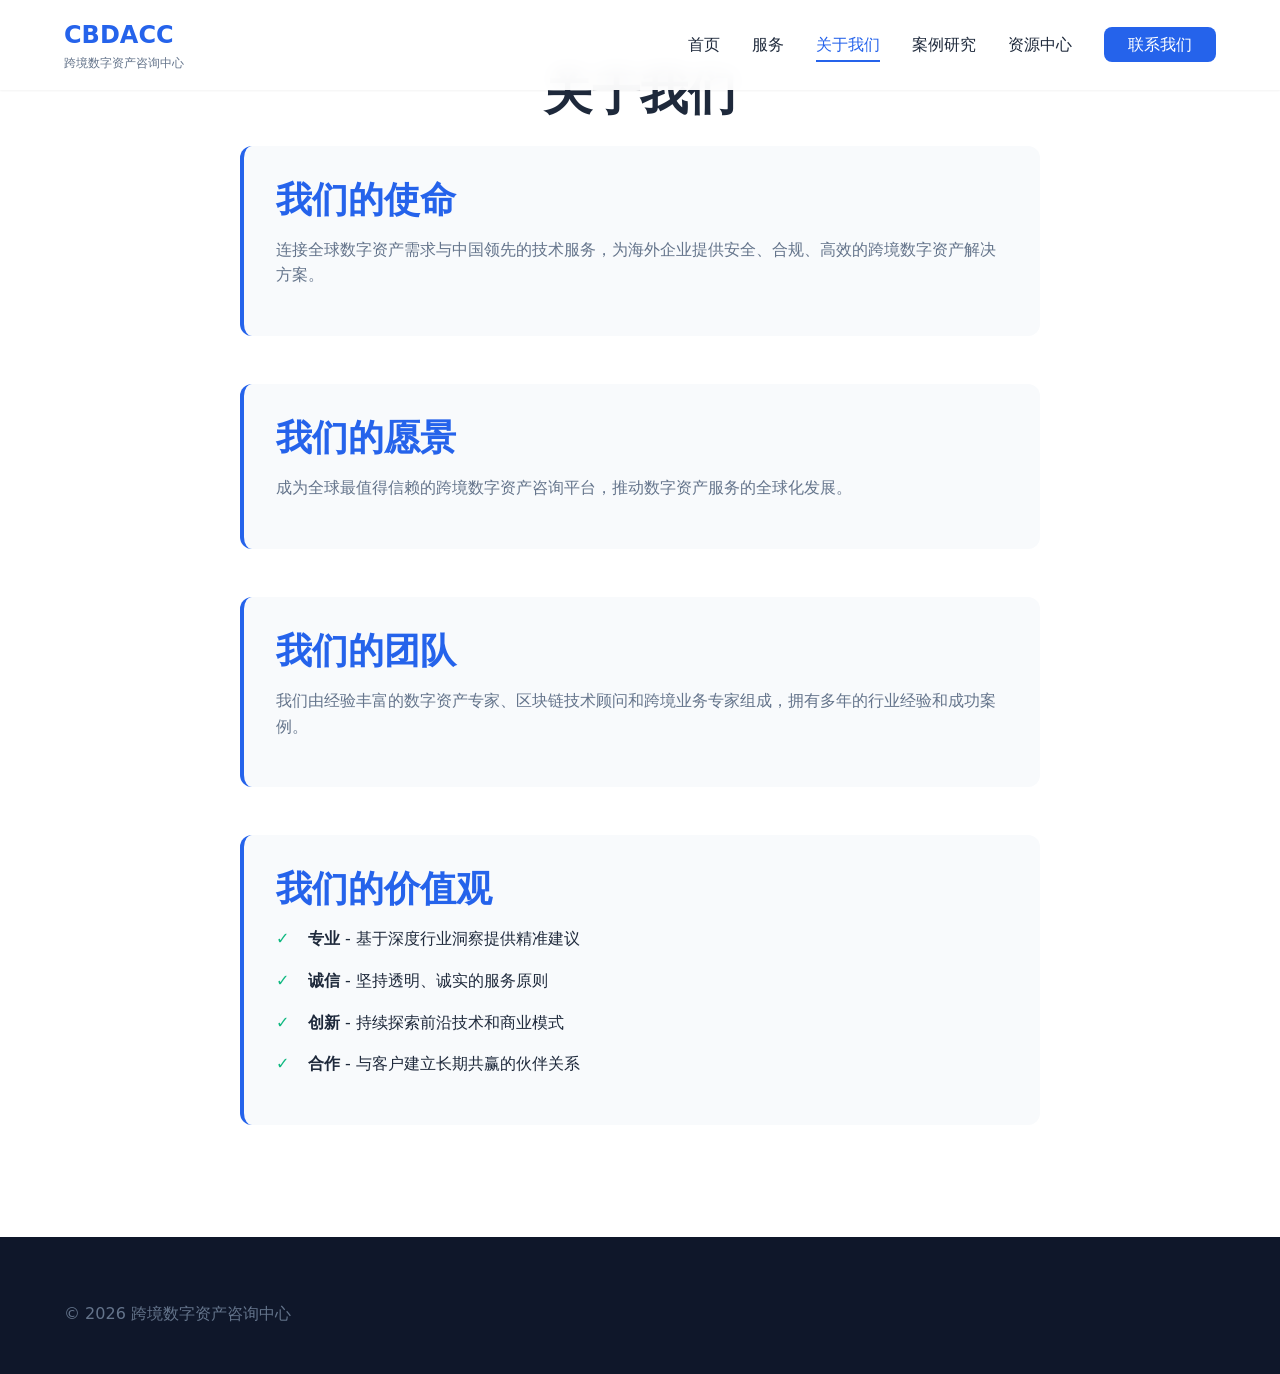
<file: about.html>
<!DOCTYPE html>
<html lang="zh-CN">
<head>
    <meta charset="UTF-8">
    <meta name="viewport" content="width=device-width, initial-scale=1.0">
    <title>关于我们 - 跨境数字资产咨询中心</title>
    <meta name="description" content="了解跨境数字资产咨询中心的使命、愿景和团队。">
    <link rel="stylesheet" href="css/style.css">
    <link rel="stylesheet" href="css/responsive.css">
    <link rel="stylesheet" href="https://cdnjs.cloudflare.com/ajax/libs/font-awesome/6.4.0/css/all.min.css">
</head>
<body>
    <nav class="navbar">
        <div class="container">
            <a href="index.html" class="logo">
                <span class="logo-text">CBDACC</span>
                <span class="logo-subtitle">跨境数字资产咨询中心</span>
            </a>
            <ul class="nav-menu">
                <li><a href="index.html">首页</a></li>
                <li><a href="services.html">服务</a></li>
                <li><a href="about.html" class="active">关于我们</a></li>
                <li><a href="cases.html">案例研究</a></li>
                <li><a href="resources.html">资源中心</a></li>
                <li><a href="contact.html" class="btn-contact">联系我们</a></li>
            </ul>
        </div>
    </nav>

    <section class="page-content">
        <div class="container">
            <h1>关于我们</h1>
            <div class="about-content">
                <div class="about-section">
                    <h2>我们的使命</h2>
                    <p>连接全球数字资产需求与中国领先的技术服务，为海外企业提供安全、合规、高效的跨境数字资产解决方案。</p>
                </div>
                
                <div class="about-section">
                    <h2>我们的愿景</h2>
                    <p>成为全球最值得信赖的跨境数字资产咨询平台，推动数字资产服务的全球化发展。</p>
                </div>
                
                <div class="about-section">
                    <h2>我们的团队</h2>
                    <p>我们由经验丰富的数字资产专家、区块链技术顾问和跨境业务专家组成，拥有多年的行业经验和成功案例。</p>
                </div>
                
                <div class="about-section">
                    <h2>我们的价值观</h2>
                    <ul class="values-list">
                        <li><strong>专业</strong> - 基于深度行业洞察提供精准建议</li>
                        <li><strong>诚信</strong> - 坚持透明、诚实的服务原则</li>
                        <li><strong>创新</strong> - 持续探索前沿技术和商业模式</li>
                        <li><strong>合作</strong> - 与客户建立长期共赢的伙伴关系</li>
                    </ul>
                </div>
            </div>
        </div>
    </section>

    <footer class="footer">
        <div class="container">
            <p>&copy; 2026 跨境数字资产咨询中心</p>
        </div>
    </footer>
</body>
</html>
</file>
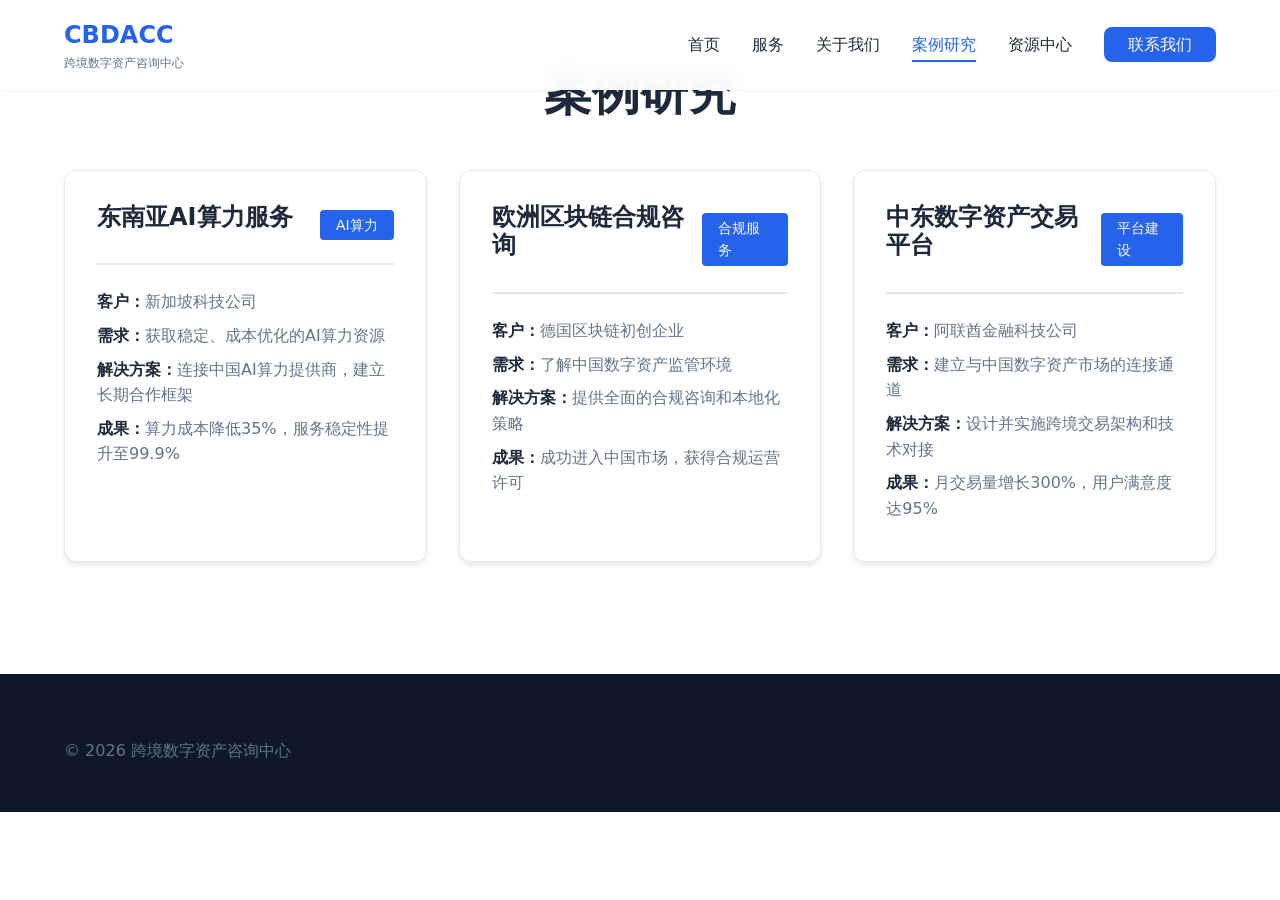
<file: cases.html>
<!DOCTYPE html>
<html lang="zh-CN">
<head>
    <meta charset="UTF-8">
    <meta name="viewport" content="width=device-width, initial-scale=1.0">
    <title>案例研究 - 跨境数字资产咨询中心</title>
    <meta name="description" content="查看我们的成功案例和客户成果。">
    <link rel="stylesheet" href="css/style.css">
    <link rel="stylesheet" href="css/responsive.css">
    <link rel="stylesheet" href="https://cdnjs.cloudflare.com/ajax/libs/font-awesome/6.4.0/css/all.min.css">
</head>
<body>
    <nav class="navbar">
        <div class="container">
            <a href="index.html" class="logo">
                <span class="logo-text">CBDACC</span>
                <span class="logo-subtitle">跨境数字资产咨询中心</span>
            </a>
            <ul class="nav-menu">
                <li><a href="index.html">首页</a></li>
                <li><a href="services.html">服务</a></li>
                <li><a href="about.html">关于我们</a></li>
                <li><a href="cases.html" class="active">案例研究</a></li>
                <li><a href="resources.html">资源中心</a></li>
                <li><a href="contact.html" class="btn-contact">联系我们</a></li>
            </ul>
        </div>
    </nav>

    <section class="page-content">
        <div class="container">
            <h1>案例研究</h1>
            <div class="cases-grid">
                <div class="case-card">
                    <div class="case-header">
                        <h3>东南亚AI算力服务</h3>
                        <span class="case-tag">AI算力</span>
                    </div>
                    <div class="case-content">
                        <p><strong>客户：</strong>新加坡科技公司</p>
                        <p><strong>需求：</strong>获取稳定、成本优化的AI算力资源</p>
                        <p><strong>解决方案：</strong>连接中国AI算力提供商，建立长期合作框架</p>
                        <p><strong>成果：</strong>算力成本降低35%，服务稳定性提升至99.9%</p>
                    </div>
                </div>
                
                <div class="case-card">
                    <div class="case-header">
                        <h3>欧洲区块链合规咨询</h3>
                        <span class="case-tag">合规服务</span>
                    </div>
                    <div class="case-content">
                        <p><strong>客户：</strong>德国区块链初创企业</p>
                        <p><strong>需求：</strong>了解中国数字资产监管环境</p>
                        <p><strong>解决方案：</strong>提供全面的合规咨询和本地化策略</p>
                        <p><strong>成果：</strong>成功进入中国市场，获得合规运营许可</p>
                    </div>
                </div>
                
                <div class="case-card">
                    <div class="case-header">
                        <h3>中东数字资产交易平台</h3>
                        <span class="case-tag">平台建设</span>
                    </div>
                    <div class="case-content">
                        <p><strong>客户：</strong>阿联酋金融科技公司</p>
                        <p><strong>需求：</strong>建立与中国数字资产市场的连接通道</p>
                        <p><strong>解决方案：</strong>设计并实施跨境交易架构和技术对接</p>
                        <p><strong>成果：</strong>月交易量增长300%，用户满意度达95%</p>
                    </div>
                </div>
            </div>
        </div>
    </section>

    <footer class="footer">
        <div class="container">
            <p>&copy; 2026 跨境数字资产咨询中心</p>
        </div>
    </footer>
</body>
</html>
</file>
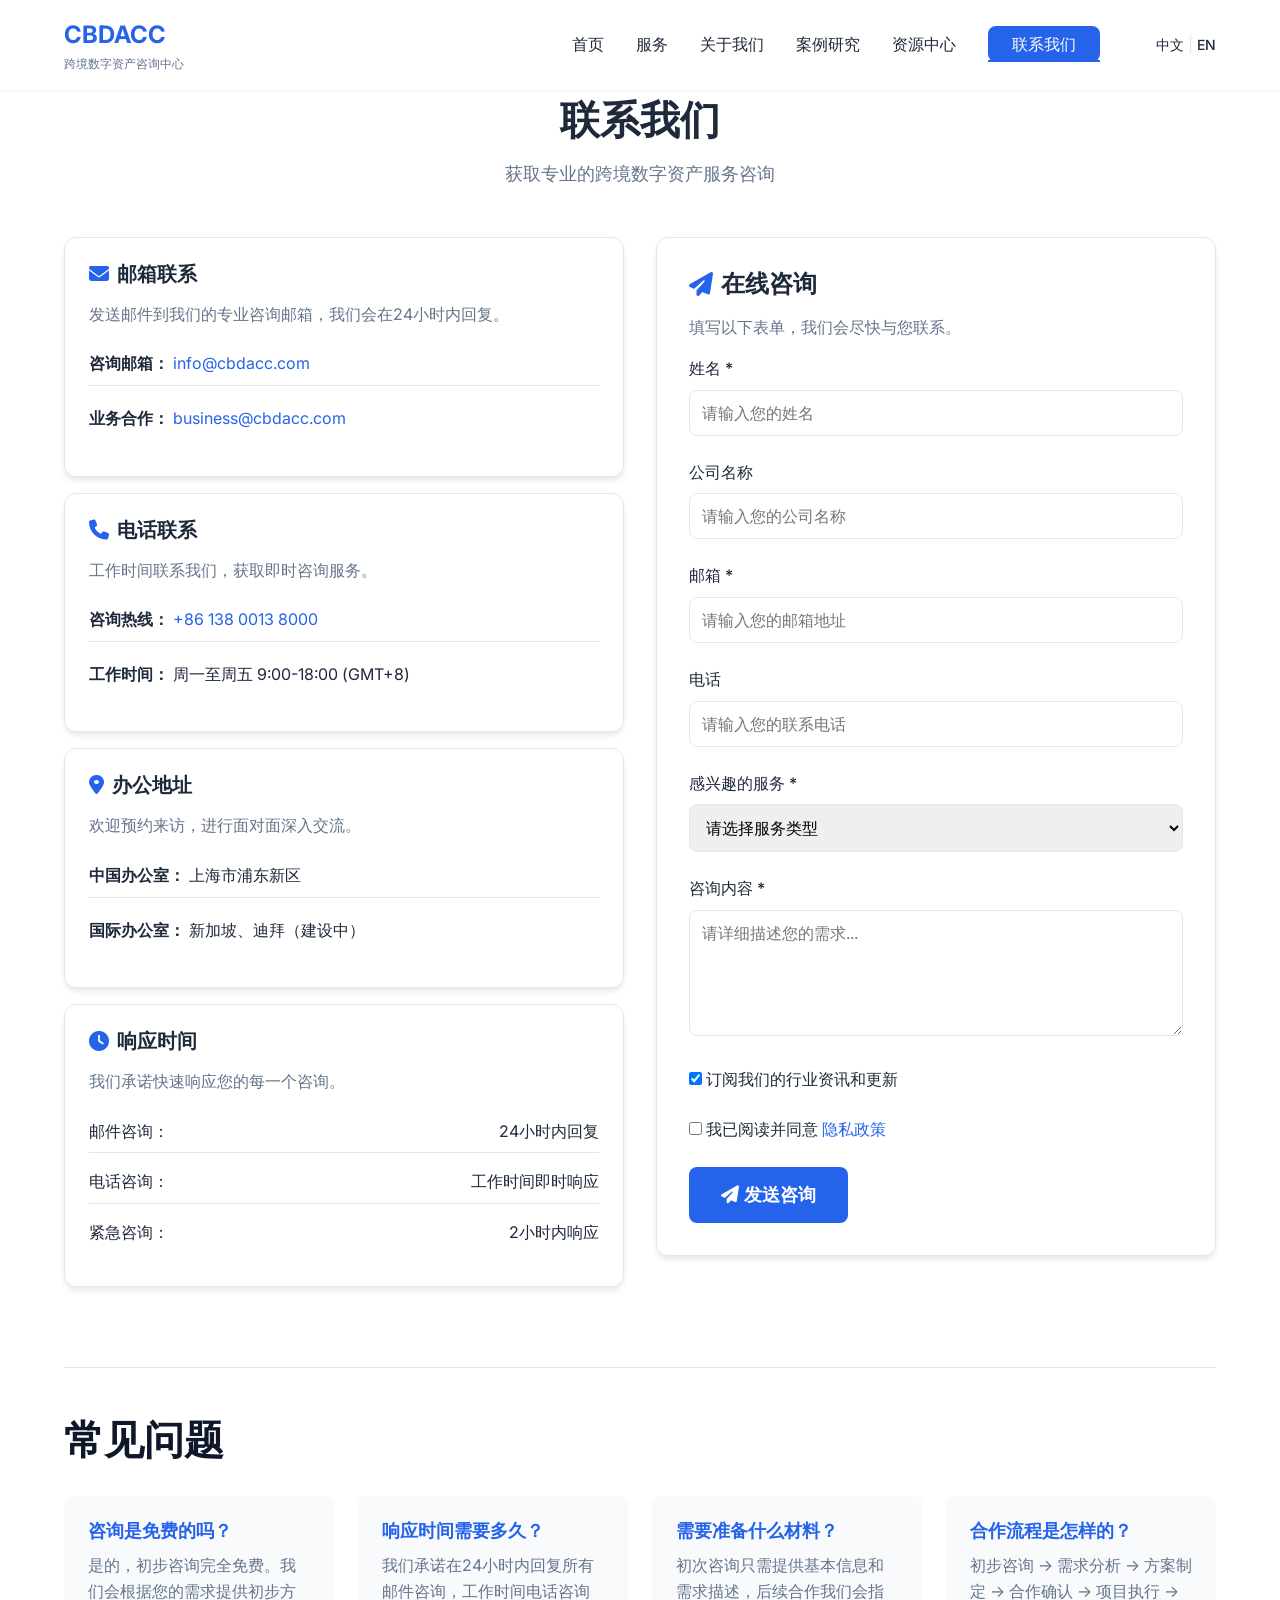
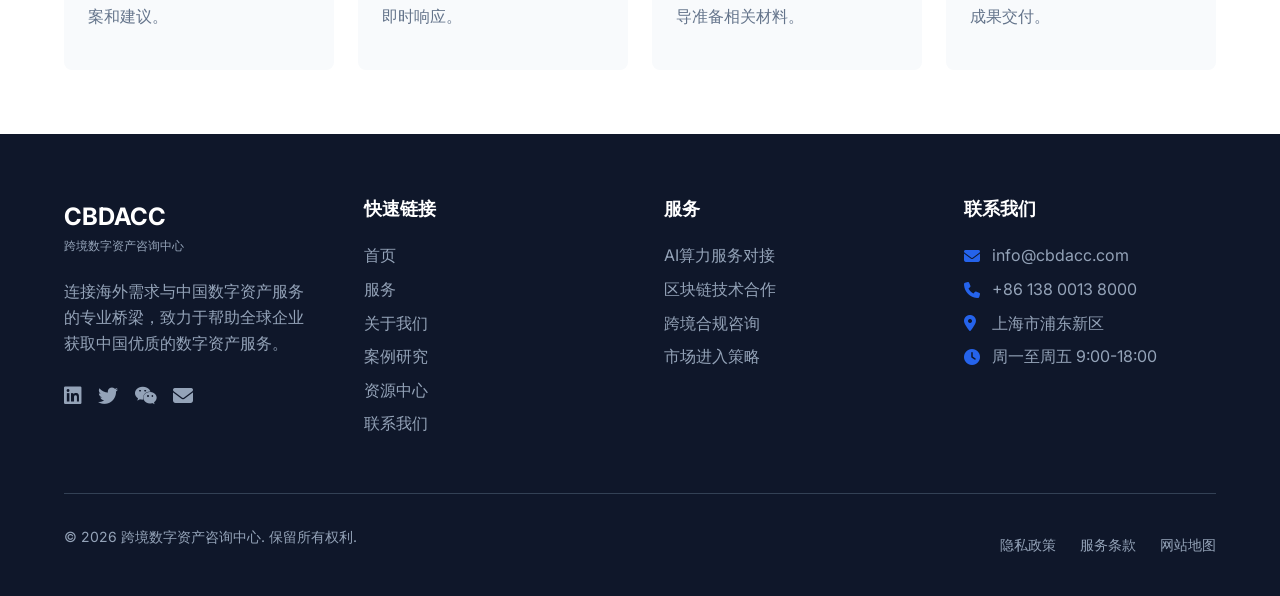
<file: contact.html>
<!DOCTYPE html>
<html lang="zh-CN">
<head>
    <meta charset="UTF-8">
    <meta name="viewport" content="width=device-width, initial-scale=1.0">
    <title>联系我们 - 跨境数字资产咨询中心</title>
    <meta name="description" content="联系我们获取跨境数字资产服务咨询，专业团队为您提供解决方案。">
    
    <!-- 共用样式和脚本 -->
    <link rel="stylesheet" href="css/style.css">
    <link rel="stylesheet" href="css/responsive.css">
    <link rel="stylesheet" href="https://cdnjs.cloudflare.com/ajax/libs/font-awesome/6.4.0/css/all.min.css">
    <link href="https://fonts.googleapis.com/css2?family=Inter:wght@300;400;500;600;700&family=Roboto:wght@300;400;500&display=swap" rel="stylesheet">
</head>
<body>
    <!-- 导航栏 -->
    <nav class="navbar">
        <div class="container">
            <a href="index.html" class="logo">
                <span class="logo-text">CBDACC</span>
                <span class="logo-subtitle">跨境数字资产咨询中心</span>
            </a>
            
            <button class="menu-toggle" aria-label="Toggle menu">
                <span class="hamburger"></span>
            </button>
            
            <ul class="nav-menu">
                <li><a href="index.html">首页</a></li>
                <li><a href="services.html">服务</a></li>
                <li><a href="about.html">关于我们</a></li>
                <li><a href="cases.html">案例研究</a></li>
                <li><a href="resources.html">资源中心</a></li>
                <li><a href="contact.html" class="btn-contact active">联系我们</a></li>
                <li class="language-switcher">
                    <a href="#" class="lang-btn active">中文</a>
                    <span class="separator">|</span>
                    <a href="en/index.html" class="lang-btn">EN</a>
                </li>
            </ul>
        </div>
    </nav>

    <!-- 联系页面内容 -->
    <section class="contact-page">
        <div class="container">
            <div class="page-header">
                <h1 class="page-title">联系我们</h1>
                <p class="page-subtitle">获取专业的跨境数字资产服务咨询</p>
            </div>

            <div class="contact-grid">
                <!-- 联系信息 -->
                <div class="contact-info">
                    <div class="info-card">
                        <h2><i class="fas fa-envelope"></i> 邮箱联系</h2>
                        <p>发送邮件到我们的专业咨询邮箱，我们会在24小时内回复。</p>
                        <div class="contact-detail">
                            <strong>咨询邮箱：</strong>
                            <a href="mailto:info@cbdacc.com">info@cbdacc.com</a>
                        </div>
                        <div class="contact-detail">
                            <strong>业务合作：</strong>
                            <a href="mailto:business@cbdacc.com">business@cbdacc.com</a>
                        </div>
                    </div>

                    <div class="info-card">
                        <h2><i class="fas fa-phone"></i> 电话联系</h2>
                        <p>工作时间联系我们，获取即时咨询服务。</p>
                        <div class="contact-detail">
                            <strong>咨询热线：</strong>
                            <a href="tel:+8613800138000">+86 138 0013 8000</a>
                        </div>
                        <div class="contact-detail">
                            <strong>工作时间：</strong>
                            <span>周一至周五 9:00-18:00 (GMT+8)</span>
                        </div>
                    </div>

                    <div class="info-card">
                        <h2><i class="fas fa-map-marker-alt"></i> 办公地址</h2>
                        <p>欢迎预约来访，进行面对面深入交流。</p>
                        <div class="contact-detail">
                            <strong>中国办公室：</strong>
                            <span>上海市浦东新区</span>
                        </div>
                        <div class="contact-detail">
                            <strong>国际办公室：</strong>
                            <span>新加坡、迪拜（建设中）</span>
                        </div>
                    </div>

                    <div class="info-card">
                        <h2><i class="fas fa-clock"></i> 响应时间</h2>
                        <p>我们承诺快速响应您的每一个咨询。</p>
                        <div class="response-times">
                            <div class="time-item">
                                <span class="time-label">邮件咨询：</span>
                                <span class="time-value">24小时内回复</span>
                            </div>
                            <div class="time-item">
                                <span class="time-label">电话咨询：</span>
                                <span class="time-value">工作时间即时响应</span>
                            </div>
                            <div class="time-item">
                                <span class="time-label">紧急咨询：</span>
                                <span class="time-value">2小时内响应</span>
                            </div>
                        </div>
                    </div>
                </div>

                <!-- 联系表单 -->
                <div class="contact-form-container">
                    <div class="form-card">
                        <h2><i class="fas fa-paper-plane"></i> 在线咨询</h2>
                        <p>填写以下表单，我们会尽快与您联系。</p>
                        
                        <form id="contactForm" class="contact-form">
                            <div class="form-group">
                                <label for="name">姓名 *</label>
                                <input type="text" id="name" name="name" required placeholder="请输入您的姓名">
                            </div>
                            
                            <div class="form-group">
                                <label for="company">公司名称</label>
                                <input type="text" id="company" name="company" placeholder="请输入您的公司名称">
                            </div>
                            
                            <div class="form-group">
                                <label for="email">邮箱 *</label>
                                <input type="email" id="email" name="email" required placeholder="请输入您的邮箱地址">
                            </div>
                            
                            <div class="form-group">
                                <label for="phone">电话</label>
                                <input type="tel" id="phone" name="phone" placeholder="请输入您的联系电话">
                            </div>
                            
                            <div class="form-group">
                                <label for="service">感兴趣的服务 *</label>
                                <select id="service" name="service" required>
                                    <option value="">请选择服务类型</option>
                                    <option value="ai-computing">AI算力服务对接</option>
                                    <option value="blockchain">区块链技术合作</option>
                                    <option value="compliance">跨境合规咨询</option>
                                    <option value="market-entry">市场进入策略</option>
                                    <option value="other">其他服务</option>
                                </select>
                            </div>
                            
                            <div class="form-group">
                                <label for="message">咨询内容 *</label>
                                <textarea id="message" name="message" rows="5" required placeholder="请详细描述您的需求..."></textarea>
                            </div>
                            
                            <div class="form-group">
                                <label class="checkbox-label">
                                    <input type="checkbox" name="newsletter" checked>
                                    <span>订阅我们的行业资讯和更新</span>
                                </label>
                            </div>
                            
                            <div class="form-group">
                                <label class="checkbox-label">
                                    <input type="checkbox" name="privacy" required>
                                    <span>我已阅读并同意 <a href="privacy.html">隐私政策</a></span>
                                </label>
                            </div>
                            
                            <button type="submit" class="btn btn-primary btn-large">
                                <i class="fas fa-paper-plane"></i> 发送咨询
                            </button>
                        </form>
                    </div>
                </div>
            </div>

            <!-- 常见问题 -->
            <div class="faq-section">
                <h2 class="section-title">常见问题</h2>
                
                <div class="faq-grid">
                    <div class="faq-item">
                        <h3 class="faq-question">咨询是免费的吗？</h3>
                        <p class="faq-answer">是的，初步咨询完全免费。我们会根据您的需求提供初步方案和建议。</p>
                    </div>
                    
                    <div class="faq-item">
                        <h3 class="faq-question">响应时间需要多久？</h3>
                        <p class="faq-answer">我们承诺在24小时内回复所有邮件咨询，工作时间电话咨询即时响应。</p>
                    </div>
                    
                    <div class="faq-item">
                        <h3 class="faq-question">需要准备什么材料？</h3>
                        <p class="faq-answer">初次咨询只需提供基本信息和需求描述，后续合作我们会指导准备相关材料。</p>
                    </div>
                    
                    <div class="faq-item">
                        <h3 class="faq-question">合作流程是怎样的？</h3>
                        <p class="faq-answer">初步咨询 → 需求分析 → 方案制定 → 合作确认 → 项目执行 → 成果交付。</p>
                    </div>
                </div>
            </div>
        </div>
    </section>

    <!-- 页脚 -->
    <footer class="footer">
        <div class="container">
            <div class="footer-grid">
                <div class="footer-col">
                    <a href="index.html" class="footer-logo">
                        <span class="logo-text">CBDACC</span>
                        <span class="logo-subtitle">跨境数字资产咨询中心</span>
                    </a>
                    <p class="footer-description">连接海外需求与中国数字资产服务的专业桥梁，致力于帮助全球企业获取中国优质的数字资产服务。</p>
                    <div class="social-links">
                        <a href="#" aria-label="LinkedIn"><i class="fab fa-linkedin"></i></a>
                        <a href="#" aria-label="Twitter"><i class="fab fa-twitter"></i></a>
                        <a href="#" aria-label="WeChat"><i class="fab fa-weixin"></i></a>
                        <a href="#" aria-label="Email"><i class="fas fa-envelope"></i></a>
                    </div>
                </div>
                
                <div class="footer-col">
                    <h3 class="footer-title">快速链接</h3>
                    <ul class="footer-links">
                        <li><a href="index.html">首页</a></li>
                        <li><a href="services.html">服务</a></li>
                        <li><a href="about.html">关于我们</a></li>
                        <li><a href="cases.html">案例研究</a></li>
                        <li><a href="resources.html">资源中心</a></li>
                        <li><a href="contact.html">联系我们</a></li>
                    </ul>
                </div>
                
                <div class="footer-col">
                    <h3 class="footer-title">服务</h3>
                    <ul class="footer-links">
                        <li><a href="services.html#ai-computing">AI算力服务对接</a></li>
                        <li><a href="services.html#blockchain">区块链技术合作</a></li>
                        <li><a href="services.html#compliance">跨境合规咨询</a></li>
                        <li><a href="services.html#market-entry">市场进入策略</a></li>
                    </ul>
                </div>
                
                <div class="footer-col">
                    <h3 class="footer-title">联系我们</h3>
                    <ul class="footer-contact">
                        <li><i class="fas fa-envelope"></i> info@cbdacc.com</li>
                        <li><i class="fas fa-phone"></i> +86 138 0013 8000</li>
                        <li><i class="fas fa-map-marker-alt"></i> 上海市浦东新区</li>
                        <li><i class="fas fa-clock"></i> 周一至周五 9:00-18:00</li>
                    </ul>
                </div>
            </div>
            
            <div class="footer-bottom">
                <p class="copyright">&copy; 2026 跨境数字资产咨询中心. 保留所有权利.</p>
                <div class="footer-bottom-links">
                    <a href="privacy.html">隐私政策</a>
                    <a href="terms.html">服务条款</a>
                    <a href="sitemap.html">网站地图</a>
                </div>
            </div>
        </div>
    </footer>

    <!-- JavaScript -->
    <script src="js/main.js"></script>
    
    <!-- 联系页面特定样式 -->
    <style>
        .contact-page {
            padding: 6rem 0 4rem;
        }
        
        .page-header {
            text-align: center;
            margin-bottom: 3rem;
        }
        
        .page-title {
            font-size: 2.5rem;
            margin-bottom: 1rem;
        }
        
        .page-subtitle {
            font-size: 1.125rem;
            color: var(--text-light);
        }
        
        .contact-grid {
            display: grid;
            grid-template-columns: 1fr 1fr;
            gap: 2rem;
            margin-bottom: 4rem;
        }
        
        .info-card {
            background: white;
            border-radius: var(--radius-lg);
            padding: 1.5rem;
            margin-bottom: 1rem;
            box-shadow: var(--shadow-md);
            border: 1px solid var(--border-color);
        }
        
        .info-card h2 {
            font-size: 1.25rem;
            margin-bottom: 1rem;
            display: flex;
            align-items: center;
            gap: 0.5rem;
        }
        
        .info-card h2 i {
            color: var(--primary-color);
        }
        
        .contact-detail {
            margin: 0.75rem 0;
            padding: 0.5rem 0;
            border-bottom: 1px solid var(--border-color);
        }
        
        .contact-detail:last-child {
            border-bottom: none;
        }
        
        .response-times {
            margin-top: 1rem;
        }
        
        .time-item {
            display: flex;
            justify-content: space-between;
            margin: 0.5rem 0;
            padding: 0.5rem 0;
            border-bottom: 1px solid var(--border-color);
        }
        
        .time-item:last-child {
            border-bottom: none;
        }
        
        .form-card {
            background: white;
            border-radius: var(--radius-lg);
            padding: 2rem;
            box-shadow: var(--shadow-md);
            border: 1px solid var(--border-color);
        }
        
        .form-card h2 {
            font-size: 1.5rem;
            margin-bottom: 1rem;
            display: flex;
            align-items: center;
            gap: 0.5rem;
        }
        
        .form-card h2 i {
            color: var(--primary-color);
        }
        
        .form-group {
            margin-bottom: 1.5rem;
        }
        
        .form-group label {
            display: block;
            margin-bottom: 0.5rem;
            font-weight: 500;
        }
        
        .form-group input,
        .form-group select,
        .form-group textarea {
            width: 100%;
            padding: 0.75rem;
            border: 1px solid var(--border-color);
            border-radius: var(--radius-md);
            font-family: var(--font-primary);
            font-size: 1rem;
        }
        
        .form-group input:focus,
        .form-group select:focus,
        .form-group textarea:focus {
            outline: none;
            border-color: var(--primary-color);
            box-shadow: 0 0 0 3px rgba(37, 99, 235, 0.1);
        }
        
        .checkbox-label {
            display: flex;
            align-items: center;
            gap: 0.5rem;
            font-weight: normal;
            cursor: pointer;
        }
        
        .checkbox-label input[type="checkbox"] {
            width: auto;
        }
        
        .faq-section {
            margin-top: 4rem;
            padding-top: 3rem;
            border-top: 1px solid var(--border-color);
        }
        
        .faq-grid {
            display: grid;
            grid-template-columns: repeat(auto-fit, minmax(250px, 1fr));
            gap: 1.5rem;
            margin-top: 2rem;
        }
        
        .faq-item {
            background: var(--bg-light);
            border-radius: var(--radius-md);
            padding: 1.5rem;
        }
        
        .faq-question {
            font-size: 1.125rem;
            margin-bottom: 0.75rem;
            color: var(--primary-color);
        }
        
        .faq-answer {
            color: var(--text-light);
            line-height: 1.6;
        }
        
        @media (max-width: 768px) {
            .contact-grid {
                grid-template-columns: 1fr;
            }
            
            .contact-page {
                padding: 5rem 0 3rem;
            }
            
            .page-title {
                font-size: 2rem;
            }
        }
    </style>
</body>
</html>
</file>
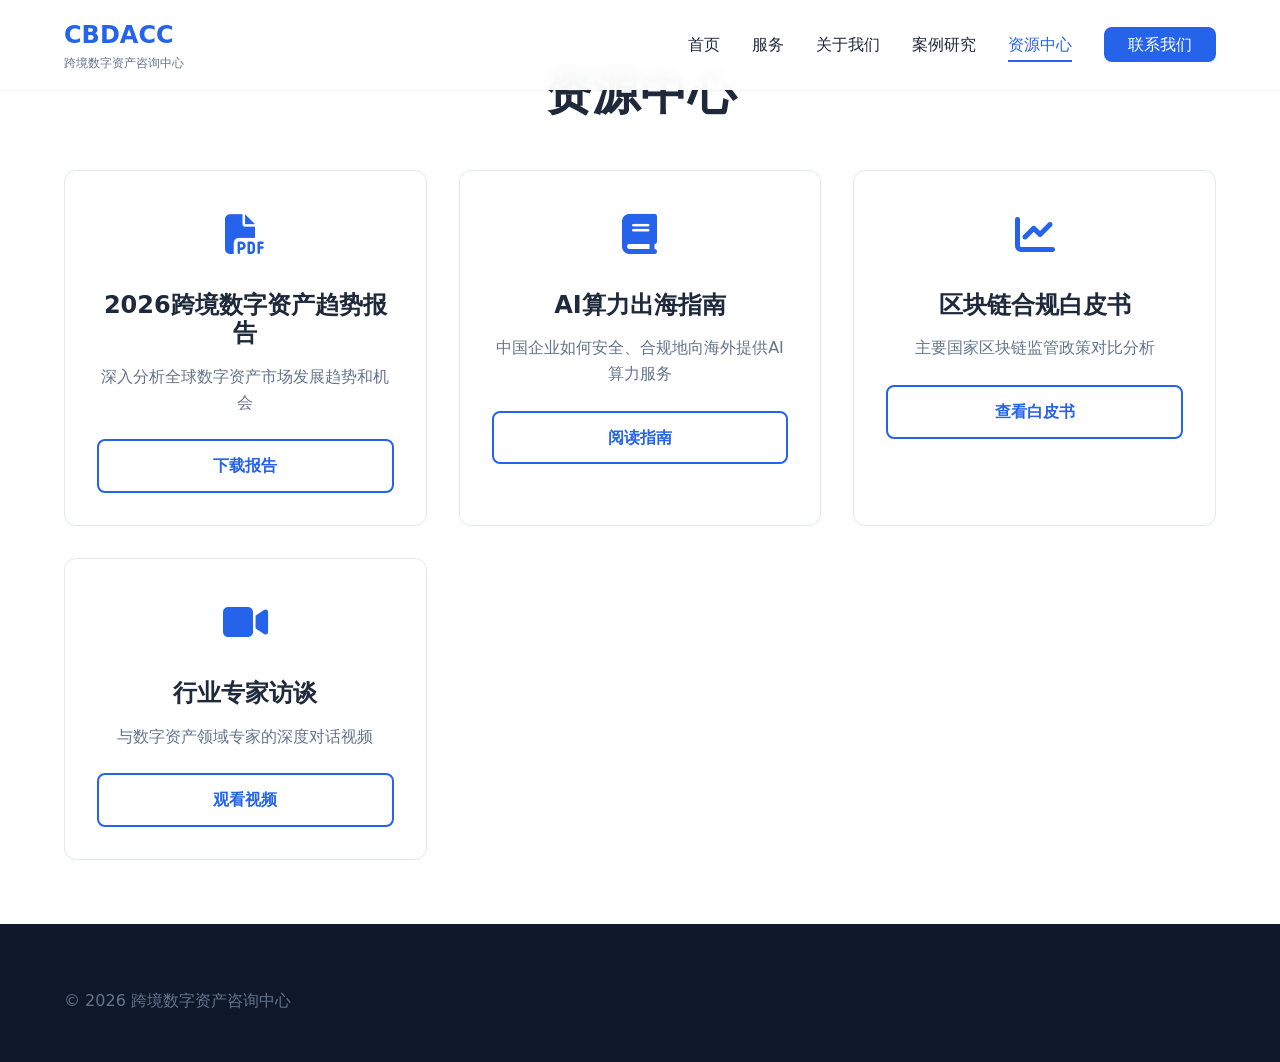
<file: resources.html>
<!DOCTYPE html>
<html lang="zh-CN">
<head>
    <meta charset="UTF-8">
    <meta name="viewport" content="width=device-width, initial-scale=1.0">
    <title>资源中心 - 跨境数字资产咨询中心</title>
    <meta name="description" content="行业报告、白皮书和资源下载。">
    <link rel="stylesheet" href="css/style.css">
    <link rel="stylesheet" href="css/responsive.css">
    <link rel="stylesheet" href="https://cdnjs.cloudflare.com/ajax/libs/font-awesome/6.4.0/css/all.min.css">
</head>
<body>
    <nav class="navbar">
        <div class="container">
            <a href="index.html" class="logo">
                <span class="logo-text">CBDACC</span>
                <span class="logo-subtitle">跨境数字资产咨询中心</span>
            </a>
            <ul class="nav-menu">
                <li><a href="index.html">首页</a></li>
                <li><a href="services.html">服务</a></li>
                <li><a href="about.html">关于我们</a></li>
                <li><a href="cases.html">案例研究</a></li>
                <li><a href="resources.html" class="active">资源中心</a></li>
                <li><a href="contact.html" class="btn-contact">联系我们</a></li>
            </ul>
        </div>
    </nav>

    <section class="page-content">
        <div class="container">
            <h1>资源中心</h1>
            <div class="resources-grid">
                <div class="resource-card">
                    <div class="resource-icon">
                        <i class="fas fa-file-pdf"></i>
                    </div>
                    <h3>2026跨境数字资产趋势报告</h3>
                    <p>深入分析全球数字资产市场发展趋势和机会</p>
                    <a href="#" class="btn btn-secondary">下载报告</a>
                </div>
                
                <div class="resource-card">
                    <div class="resource-icon">
                        <i class="fas fa-book"></i>
                    </div>
                    <h3>AI算力出海指南</h3>
                    <p>中国企业如何安全、合规地向海外提供AI算力服务</p>
                    <a href="#" class="btn btn-secondary">阅读指南</a>
                </div>
                
                <div class="resource-card">
                    <div class="resource-icon">
                        <i class="fas fa-chart-line"></i>
                    </div>
                    <h3>区块链合规白皮书</h3>
                    <p>主要国家区块链监管政策对比分析</p>
                    <a href="#" class="btn btn-secondary">查看白皮书</a>
                </div>
                
                <div class="resource-card">
                    <div class="resource-icon">
                        <i class="fas fa-video"></i>
                    </div>
                    <h3>行业专家访谈</h3>
                    <p>与数字资产领域专家的深度对话视频</p>
                    <a href="#" class="btn btn-secondary">观看视频</a>
                </div>
            </div>
        </div>
    </section>

    <footer class="footer">
        <div class="container">
            <p>&copy; 2026 跨境数字资产咨询中心</p>
        </div>
    </footer>
</body>
</html>
</file>
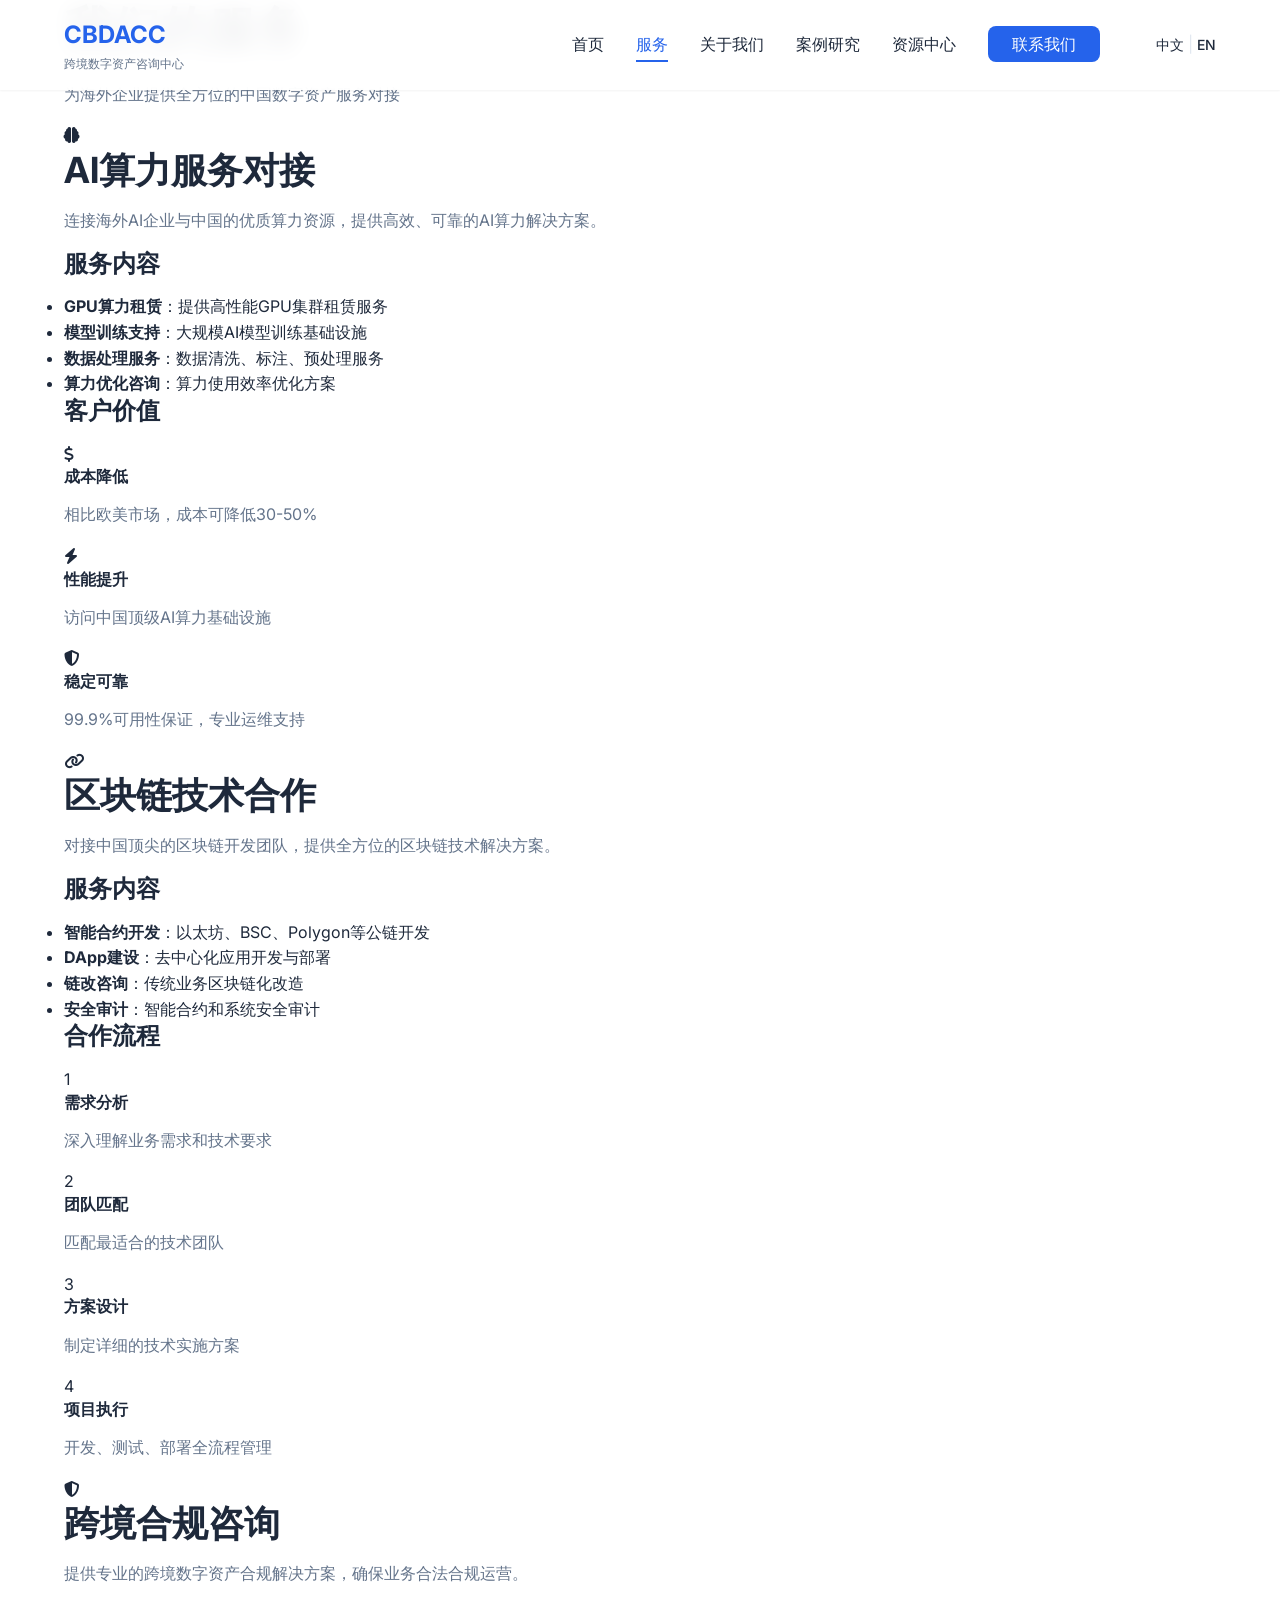
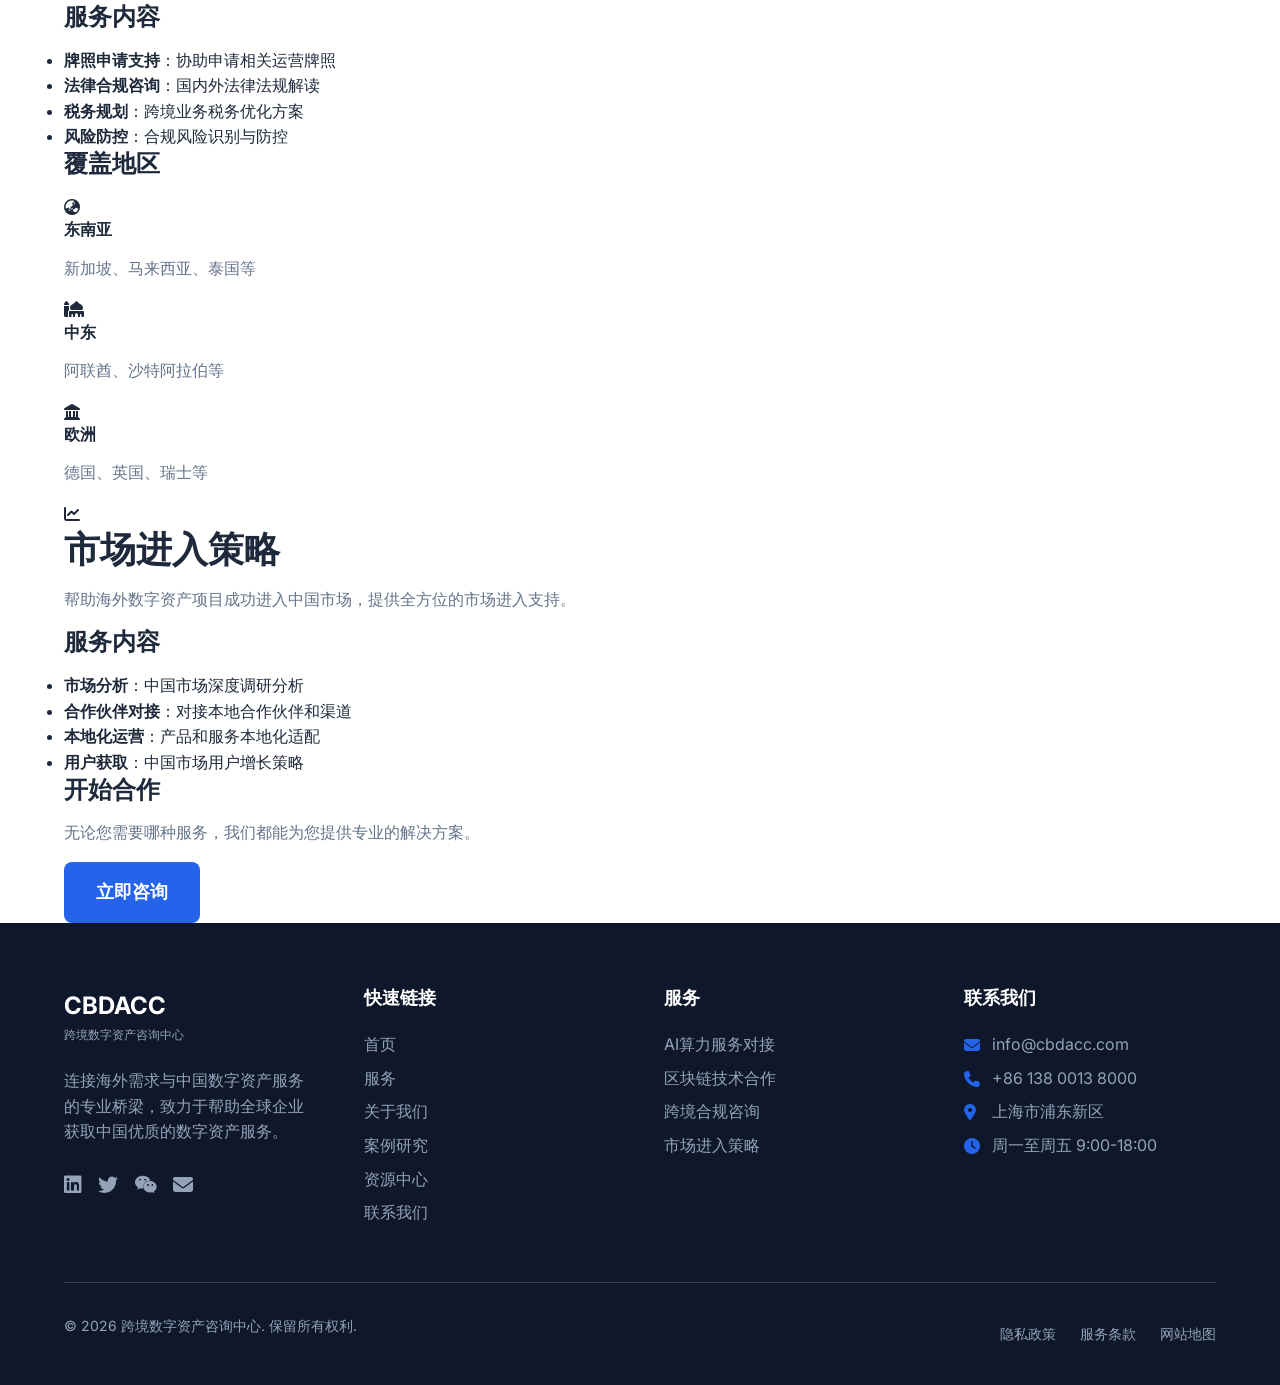
<file: services.html>
<!DOCTYPE html>
<html lang="zh-CN">
<head>
    <meta charset="UTF-8">
    <meta name="viewport" content="width=device-width, initial-scale=1.0">
    <title>服务 - 跨境数字资产咨询中心</title>
    <meta name="description" content="专业的跨境数字资产服务，包括AI算力对接、区块链技术合作、合规咨询和市场进入策略。">
    
    <!-- 共用样式和脚本 -->
    <link rel="stylesheet" href="css/style.css">
    <link rel="stylesheet" href="css/responsive.css">
    <link rel="stylesheet" href="https://cdnjs.cloudflare.com/ajax/libs/font-awesome/6.4.0/css/all.min.css">
    <link href="https://fonts.googleapis.com/css2?family=Inter:wght@300;400;500;600;700&family=Roboto:wght@300;400;500&display=swap" rel="stylesheet">
</head>
<body>
    <!-- 导航栏（与首页相同） -->
    <nav class="navbar">
        <div class="container">
            <a href="index.html" class="logo">
                <span class="logo-text">CBDACC</span>
                <span class="logo-subtitle">跨境数字资产咨询中心</span>
            </a>
            
            <button class="menu-toggle" aria-label="Toggle menu">
                <span class="hamburger"></span>
            </button>
            
            <ul class="nav-menu">
                <li><a href="index.html">首页</a></li>
                <li><a href="services.html" class="active">服务</a></li>
                <li><a href="about.html">关于我们</a></li>
                <li><a href="cases.html">案例研究</a></li>
                <li><a href="resources.html">资源中心</a></li>
                <li><a href="contact.html" class="btn-contact">联系我们</a></li>
                <li class="language-switcher">
                    <a href="#" class="lang-btn active">中文</a>
                    <span class="separator">|</span>
                    <a href="en/index.html" class="lang-btn">EN</a>
                </li>
            </ul>
        </div>
    </nav>

    <!-- 服务页面内容 -->
    <section class="services-page">
        <div class="container">
            <div class="page-header">
                <h1 class="page-title">我们的服务</h1>
                <p class="page-subtitle">为海外企业提供全方位的中国数字资产服务对接</p>
            </div>

            <!-- AI算力服务 -->
            <div class="service-detail" id="ai-computing">
                <div class="service-header">
                    <div class="service-icon-large">
                        <i class="fas fa-brain"></i>
                    </div>
                    <h2>AI算力服务对接</h2>
                </div>
                <div class="service-content">
                    <p>连接海外AI企业与中国的优质算力资源，提供高效、可靠的AI算力解决方案。</p>
                    
                    <div class="service-features">
                        <h3>服务内容</h3>
                        <ul>
                            <li><strong>GPU算力租赁</strong>：提供高性能GPU集群租赁服务</li>
                            <li><strong>模型训练支持</strong>：大规模AI模型训练基础设施</li>
                            <li><strong>数据处理服务</strong>：数据清洗、标注、预处理服务</li>
                            <li><strong>算力优化咨询</strong>：算力使用效率优化方案</li>
                        </ul>
                    </div>
                    
                    <div class="service-benefits">
                        <h3>客户价值</h3>
                        <div class="benefits-grid">
                            <div class="benefit-item">
                                <i class="fas fa-dollar-sign"></i>
                                <h4>成本降低</h4>
                                <p>相比欧美市场，成本可降低30-50%</p>
                            </div>
                            <div class="benefit-item">
                                <i class="fas fa-bolt"></i>
                                <h4>性能提升</h4>
                                <p>访问中国顶级AI算力基础设施</p>
                            </div>
                            <div class="benefit-item">
                                <i class="fas fa-shield-alt"></i>
                                <h4>稳定可靠</h4>
                                <p>99.9%可用性保证，专业运维支持</p>
                            </div>
                        </div>
                    </div>
                </div>
            </div>

            <!-- 区块链技术服务 -->
            <div class="service-detail" id="blockchain">
                <div class="service-header">
                    <div class="service-icon-large">
                        <i class="fas fa-link"></i>
                    </div>
                    <h2>区块链技术合作</h2>
                </div>
                <div class="service-content">
                    <p>对接中国顶尖的区块链开发团队，提供全方位的区块链技术解决方案。</p>
                    
                    <div class="service-features">
                        <h3>服务内容</h3>
                        <ul>
                            <li><strong>智能合约开发</strong>：以太坊、BSC、Polygon等公链开发</li>
                            <li><strong>DApp建设</strong>：去中心化应用开发与部署</li>
                            <li><strong>链改咨询</strong>：传统业务区块链化改造</li>
                            <li><strong>安全审计</strong>：智能合约和系统安全审计</li>
                        </ul>
                    </div>
                    
                    <div class="service-process">
                        <h3>合作流程</h3>
                        <div class="process-steps">
                            <div class="step">
                                <span class="step-number">1</span>
                                <h4>需求分析</h4>
                                <p>深入理解业务需求和技术要求</p>
                            </div>
                            <div class="step">
                                <span class="step-number">2</span>
                                <h4>团队匹配</h4>
                                <p>匹配最适合的技术团队</p>
                            </div>
                            <div class="step">
                                <span class="step-number">3</span>
                                <h4>方案设计</h4>
                                <p>制定详细的技术实施方案</p>
                            </div>
                            <div class="step">
                                <span class="step-number">4</span>
                                <h4>项目执行</h4>
                                <p>开发、测试、部署全流程管理</p>
                            </div>
                        </div>
                    </div>
                </div>
            </div>

            <!-- 合规咨询服务 -->
            <div class="service-detail" id="compliance">
                <div class="service-header">
                    <div class="service-icon-large">
                        <i class="fas fa-shield-alt"></i>
                    </div>
                    <h2>跨境合规咨询</h2>
                </div>
                <div class="service-content">
                    <p>提供专业的跨境数字资产合规解决方案，确保业务合法合规运营。</p>
                    
                    <div class="service-features">
                        <h3>服务内容</h3>
                        <ul>
                            <li><strong>牌照申请支持</strong>：协助申请相关运营牌照</li>
                            <li><strong>法律合规咨询</strong>：国内外法律法规解读</li>
                            <li><strong>税务规划</strong>：跨境业务税务优化方案</li>
                            <li><strong>风险防控</strong>：合规风险识别与防控</li>
                        </ul>
                    </div>
                    
                    <div class="compliance-areas">
                        <h3>覆盖地区</h3>
                        <div class="areas-grid">
                            <div class="area-item">
                                <i class="fas fa-globe-asia"></i>
                                <h4>东南亚</h4>
                                <p>新加坡、马来西亚、泰国等</p>
                            </div>
                            <div class="area-item">
                                <i class="fas fa-mosque"></i>
                                <h4>中东</h4>
                                <p>阿联酋、沙特阿拉伯等</p>
                            </div>
                            <div class="area-item">
                                <i class="fas fa-landmark"></i>
                                <h4>欧洲</h4>
                                <p>德国、英国、瑞士等</p>
                            </div>
                        </div>
                    </div>
                </div>
            </div>

            <!-- 市场进入策略 -->
            <div class="service-detail" id="market-entry">
                <div class="service-header">
                    <div class="service-icon-large">
                        <i class="fas fa-chart-line"></i>
                    </div>
                    <h2>市场进入策略</h2>
                </div>
                <div class="service-content">
                    <p>帮助海外数字资产项目成功进入中国市场，提供全方位的市场进入支持。</p>
                    
                    <div class="service-features">
                        <h3>服务内容</h3>
                        <ul>
                            <li><strong>市场分析</strong>：中国市场深度调研分析</li>
                            <li><strong>合作伙伴对接</strong>：对接本地合作伙伴和渠道</li>
                            <li><strong>本地化运营</strong>：产品和服务本地化适配</li>
                            <li><strong>用户获取</strong>：中国市场用户增长策略</li>
                        </ul>
                    </div>
                    
                    <div class="cta-box">
                        <h3>开始合作</h3>
                        <p>无论您需要哪种服务，我们都能为您提供专业的解决方案。</p>
                        <a href="contact.html" class="btn btn-primary btn-large">立即咨询</a>
                    </div>
                </div>
            </div>
        </div>
    </section>

    <!-- 页脚（与首页相同） -->
    <footer class="footer">
        <div class="container">
            <div class="footer-grid">
                <div class="footer-col">
                    <a href="index.html" class="footer-logo">
                        <span class="logo-text">CBDACC</span>
                        <span class="logo-subtitle">跨境数字资产咨询中心</span>
                    </a>
                    <p class="footer-description">连接海外需求与中国数字资产服务的专业桥梁，致力于帮助全球企业获取中国优质的数字资产服务。</p>
                    <div class="social-links">
                        <a href="#" aria-label="LinkedIn"><i class="fab fa-linkedin"></i></a>
                        <a href="#" aria-label="Twitter"><i class="fab fa-twitter"></i></a>
                        <a href="#" aria-label="WeChat"><i class="fab fa-weixin"></i></a>
                        <a href="#" aria-label="Email"><i class="fas fa-envelope"></i></a>
                    </div>
                </div>
                
                <div class="footer-col">
                    <h3 class="footer-title">快速链接</h3>
                    <ul class="footer-links">
                        <li><a href="index.html">首页</a></li>
                        <li><a href="services.html">服务</a></li>
                        <li><a href="about.html">关于我们</a></li>
                        <li><a href="cases.html">案例研究</a></li>
                        <li><a href="resources.html">资源中心</a></li>
                        <li><a href="contact.html">联系我们</a></li>
                    </ul>
                </div>
                
                <div class="footer-col">
                    <h3 class="footer-title">服务</h3>
                    <ul class="footer-links">
                        <li><a href="services.html#ai-computing">AI算力服务对接</a></li>
                        <li><a href="services.html#blockchain">区块链技术合作</a></li>
                        <li><a href="services.html#compliance">跨境合规咨询</a></li>
                        <li><a href="services.html#market-entry">市场进入策略</a></li>
                    </ul>
                </div>
                
                <div class="footer-col">
                    <h3 class="footer-title">联系我们</h3>
                    <ul class="footer-contact">
                        <li><i class="fas fa-envelope"></i> info@cbdacc.com</li>
                        <li><i class="fas fa-phone"></i> +86 138 0013 8000</li>
                        <li><i class="fas fa-map-marker-alt"></i> 上海市浦东新区</li>
                        <li><i class="fas fa-clock"></i> 周一至周五 9:00-18:00</li>
                    </ul>
                </div>
            </div>
            
            <div class="footer-bottom">
                <p class="copyright">&copy; 2026 跨境数字资产咨询中心. 保留所有权利.</p>
                <div class="footer-bottom-links">
                    <a href="privacy.html">隐私政策</a>
                    <a href="terms.html">服务条款</a>
                    <a href="sitemap.html">网站地图</a>
                </div>
            </div>
        </div>
    </footer>

    <!-- JavaScript -->
    <script src="js/main.js"></script>
</body>
</html>
</file>
<file: css/style.css>
/* 跨境数字资产咨询中心 - 主样式文件 */

/* 基础重置和变量 */
:root {
    /* 颜色变量 */
    --primary-color: #2563eb;
    --primary-dark: #1d4ed8;
    --secondary-color: #64748b;
    --accent-color: #3b82f6;
    --text-color: #1e293b;
    --text-light: #64748b;
    --bg-color: #ffffff;
    --bg-light: #f8fafc;
    --bg-dark: #0f172a;
    --border-color: #e2e8f0;
    --success-color: #10b981;
    --warning-color: #f59e0b;
    --error-color: #ef4444;
    
    /* 字体变量 */
    --font-primary: 'Inter', 'Segoe UI', system-ui, -apple-system, sans-serif;
    --font-secondary: 'Roboto', 'Helvetica Neue', Arial, sans-serif;
    
    /* 间距变量 */
    --spacing-xs: 0.25rem;
    --spacing-sm: 0.5rem;
    --spacing-md: 1rem;
    --spacing-lg: 1.5rem;
    --spacing-xl: 2rem;
    --spacing-2xl: 3rem;
    --spacing-3xl: 4rem;
    
    /* 圆角变量 */
    --radius-sm: 0.25rem;
    --radius-md: 0.5rem;
    --radius-lg: 0.75rem;
    --radius-xl: 1rem;
    
    /* 阴影变量 */
    --shadow-sm: 0 1px 2px 0 rgba(0, 0, 0, 0.05);
    --shadow-md: 0 4px 6px -1px rgba(0, 0, 0, 0.1);
    --shadow-lg: 0 10px 15px -3px rgba(0, 0, 0, 0.1);
    --shadow-xl: 0 20px 25px -5px rgba(0, 0, 0, 0.1);
}

/* 基础样式重置 */
* {
    margin: 0;
    padding: 0;
    box-sizing: border-box;
}

html {
    font-size: 16px;
    scroll-behavior: smooth;
}

body {
    font-family: var(--font-primary);
    color: var(--text-color);
    background-color: var(--bg-color);
    line-height: 1.6;
    overflow-x: hidden;
}

.container {
    width: 100%;
    max-width: 1200px;
    margin: 0 auto;
    padding: 0 var(--spacing-lg);
}

/* 排版 */
h1, h2, h3, h4, h5, h6 {
    font-weight: 700;
    line-height: 1.2;
    margin-bottom: var(--spacing-md);
}

h1 {
    font-size: 3rem;
    margin-bottom: var(--spacing-lg);
}

h2 {
    font-size: 2.25rem;
}

h3 {
    font-size: 1.5rem;
}

p {
    margin-bottom: var(--spacing-md);
    color: var(--text-light);
}

a {
    color: var(--primary-color);
    text-decoration: none;
    transition: color 0.2s ease;
}

a:hover {
    color: var(--primary-dark);
}

/* 按钮样式 */
.btn {
    display: inline-block;
    padding: 0.75rem 1.5rem;
    font-size: 1rem;
    font-weight: 600;
    text-align: center;
    border-radius: var(--radius-md);
    border: none;
    cursor: pointer;
    transition: all 0.2s ease;
    text-decoration: none;
}

.btn-primary {
    background-color: var(--primary-color);
    color: white;
}

.btn-primary:hover {
    background-color: var(--primary-dark);
    transform: translateY(-2px);
    box-shadow: var(--shadow-md);
}

.btn-secondary {
    background-color: white;
    color: var(--primary-color);
    border: 2px solid var(--primary-color);
}

.btn-secondary:hover {
    background-color: var(--bg-light);
    transform: translateY(-2px);
}

.btn-outline {
    background-color: transparent;
    color: var(--primary-color);
    border: 2px solid var(--primary-color);
}

.btn-outline:hover {
    background-color: var(--primary-color);
    color: white;
}

.btn-large {
    padding: 1rem 2rem;
    font-size: 1.125rem;
}

/* 导航栏 */
.navbar {
    position: fixed;
    top: 0;
    left: 0;
    right: 0;
    background-color: rgba(255, 255, 255, 0.95);
    backdrop-filter: blur(10px);
    box-shadow: var(--shadow-sm);
    z-index: 1000;
    padding: 1rem 0;
}

.navbar .container {
    display: flex;
    justify-content: space-between;
    align-items: center;
}

.logo {
    display: flex;
    flex-direction: column;
    text-decoration: none;
}

.logo-text {
    font-size: 1.5rem;
    font-weight: 700;
    color: var(--primary-color);
}

.logo-subtitle {
    font-size: 0.75rem;
    color: var(--text-light);
}

.nav-menu {
    display: flex;
    list-style: none;
    align-items: center;
    gap: var(--spacing-xl);
}

.nav-menu a {
    color: var(--text-color);
    font-weight: 500;
    padding: 0.5rem 0;
    position: relative;
}

.nav-menu a:hover {
    color: var(--primary-color);
}

.nav-menu a.active {
    color: var(--primary-color);
}

.nav-menu a.active::after {
    content: '';
    position: absolute;
    bottom: 0;
    left: 0;
    right: 0;
    height: 2px;
    background-color: var(--primary-color);
}

.btn-contact {
    background-color: var(--primary-color);
    color: white !important;
    padding: 0.5rem 1.5rem !important;
    border-radius: var(--radius-md);
}

.btn-contact:hover {
    background-color: var(--primary-dark);
}

.language-switcher {
    display: flex;
    align-items: center;
    gap: var(--spacing-xs);
    margin-left: var(--spacing-lg);
}

.lang-btn {
    font-size: 0.875rem;
    color: var(--text-light);
}

.lang-btn.active {
    color: var(--primary-color);
    font-weight: 600;
}

.separator {
    color: var(--border-color);
}

.menu-toggle {
    display: none;
    background: none;
    border: none;
    cursor: pointer;
    padding: var(--spacing-sm);
}

.hamburger {
    display: block;
    width: 24px;
    height: 2px;
    background-color: var(--text-color);
    position: relative;
}

.hamburger::before,
.hamburger::after {
    content: '';
    position: absolute;
    width: 24px;
    height: 2px;
    background-color: var(--text-color);
    left: 0;
}

.hamburger::before {
    top: -6px;
}

.hamburger::after {
    bottom: -6px;
}

/* Hero区域 */
.hero {
    padding: 8rem 0 4rem;
    background: linear-gradient(135deg, #f0f9ff 0%, #e0f2fe 100%);
    position: relative;
    overflow: hidden;
}

.hero-content {
    max-width: 800px;
    margin-bottom: var(--spacing-2xl);
}

.hero-title {
    font-size: 3.5rem;
    margin-bottom: var(--spacing-lg);
    color: var(--bg-dark);
}

.hero-subtitle {
    font-size: 1.25rem;
    color: var(--text-light);
    margin-bottom: var(--spacing-2xl);
    max-width: 600px;
}

.hero-buttons {
    display: flex;
    gap: var(--spacing-md);
    flex-wrap: wrap;
}

.hero-stats {
    display: flex;
    gap: var(--spacing-2xl);
    margin-top: var(--spacing-3xl);
    flex-wrap: wrap;
}

.stat-item {
    display: flex;
    flex-direction: column;
    align-items: center;
}

.stat-number {
    font-size: 3rem;
    font-weight: 700;
    color: var(--primary-color);
    line-height: 1;
}

.stat-label {
    font-size: 1rem;
    color: var(--text-light);
    margin-top: var(--spacing-sm);
}

/* 服务概览 */
.services-overview {
    padding: var(--spacing-3xl) 0;
    background-color: var(--bg-color);
}

.section-header {
    text-align: center;
    margin-bottom: var(--spacing-3xl);
}

.section-title {
    font-size: 2.5rem;
    margin-bottom: var(--spacing-md);
    color: var(--bg-dark);
}

.section-subtitle {
    font-size: 1.125rem;
    color: var(--text-light);
    max-width: 600px;
    margin: 0 auto;
}

.services-grid {
    display: grid;
    grid-template-columns: repeat(auto-fit, minmax(250px, 1fr));
    gap: var(--spacing-xl);
    margin-top: var(--spacing-2xl);
}

.service-card {
    background: white;
    border-radius: var(--radius-lg);
    padding: var(--spacing-xl);
    box-shadow: var(--shadow-md);
    transition: transform 0.3s ease, box-shadow 0.3s ease;
}

.service-card:hover {
    transform: translateY(-5px);
    box-shadow: var(--shadow-lg);
}

.service-icon {
    font-size: 2.5rem;
    color: var(--primary-color);
    margin-bottom: var(--spacing-lg);
}

.service-title {
    font-size: 1.5rem;
    margin-bottom: var(--spacing-md);
}

.service-description {
    color: var(--text-light);
    margin-bottom: var(--spacing-lg);
}

.service-link {
    color: var(--primary-color);
    font-weight: 600;
    display: inline-flex;
    align-items: center;
    gap: var(--spacing-xs);
}

.service-link:hover {
    gap: var(--spacing-sm);
}

/* 为什么选择我们 */
.why-us {
    padding: var(--spacing-3xl) 0;
    background-color: var(--bg-light);
}

.features-grid {
    display: grid;
    grid-template-columns: repeat(auto-fit, minmax(250px, 1fr));
    gap: var(--spacing-xl);
    margin-top: var(--spacing-2xl);
}

.feature-item {
    text-align: center;
    padding: var(--spacing-xl);
}

.feature-icon {
    font-size: 2.5rem;
    color: var(--primary-color);
    margin-bottom: var(--spacing-lg);
}

.feature-title {
    font-size: 1.25rem;
    margin-bottom: var(--spacing-md);
}

.feature-description {
    color: var(--text-light);
}

/* 案例预览 */
.cases-preview {
    padding: var(--spacing-3xl) 0;
    background-color: var(--bg-color);
}

.cases-grid {
    display: grid;
    grid-template-columns: repeat(auto-fit, minmax(300px, 1fr));
    gap: var(--spacing-xl);
    margin-top: var(--spacing-2xl);
    margin-bottom: var(--spacing-2xl);
}

.case-card {
    background: white;
    border-radius: var(--radius-lg);
    padding: var(--spacing-xl);
    box-shadow: var(--shadow-md);
    border: 1px solid var(--border-color);
}

.case-category {
    display: inline-block;
    background-color: var(--primary-color);
    color: white;
    padding: 0.25rem 0.75rem;
    border-radius: var(--radius-sm);
    font-size: 0.875rem;
    font-weight: 600;
    margin-bottom: var(--spacing-md);
}

.case-title {
    font-size: 1.25rem;
    margin-bottom: var(--spacing-md);
}

.case-description {
    color: var(--text-light);
    margin-bottom: var(--spacing-lg);
}

.case-link {
    color: var(--primary-color);
    font-weight: 600;
    display: inline-flex;
    align-items: center;
    gap: var(--spacing-xs);
}

.case-link:hover {
    gap: var(--spacing-sm);
}

.text-center {
    text-align: center;
}

/* CTA区域 */
.cta-section {
    padding: var(--spacing-3xl) 0;
    background: linear-gradient(135deg, var(--primary-color) 0%, var(--primary-dark) 100%);
    color: white;
}

.cta-content {
    text-align: center;
    max-width: 800px;
    margin: 0 auto;
}

.cta-title {
    font-size: 2.5rem;
    margin-bottom: var(--spacing-md);
    color: white;
}

.cta-description {
    font-size: 1.125rem;
    margin-bottom: var(--spacing-2xl);
    opacity: 0.9;
}

.cta-section .btn-primary {
    background-color: white;
    color: var(--primary-color);
}

.cta-section .btn-primary:hover {
    background-color: var(--bg-light);
}

/* 页脚 */
.footer {
    background-color: var(--bg-dark);
    color: white;
    padding: var(--spacing-3xl) 0 var(--spacing-xl);
}

.footer-grid {
    display: grid;
    grid-template-columns: repeat(auto-fit, minmax(200px, 1fr));
    gap: var(--spacing-2xl);
    margin-bottom: var(--spacing-2xl);
}

.footer-logo {
    display: flex;
    flex-direction: column;
    text-decoration: none;
    margin-bottom: var(--spacing-lg);
}

.footer-logo .logo-text {
    color: white;
}

.footer-logo .logo-subtitle {
    color: #94a3b8;
}

.footer-description {
    color: #94a3b8;
    margin-bottom: var(--spacing-lg);
}

.social-links {
    display: flex;
    gap: var(--spacing-md);
}

.social-links a {
    color: #94a3b8;
    font-size: 1.25rem;
    transition: color 0.2s ease;
}

.social-links a:hover {
    color: white;
}

.footer-title {
    font-size: 1.125rem;
    margin-bottom: var(--spacing-lg);
    color: white;
}

.footer-links {
    list-style: none;
}

.footer-links li {
    margin-bottom: var(--spacing-sm);
}

.footer-links a {
    color: #94a3b8;
    transition: color 0.2s ease;
}

.footer-links a:hover {
    color: white;
}

.footer-contact {
    list-style: none;
}

.footer-contact li {
    display: flex;
    align-items: center;
    gap: var(--spacing-sm);
    margin-bottom: var(--spacing-sm);
    color: #94a3b8;
}

.footer-contact i {
    width: 20px;
    color: var(--primary-color);
}

.footer-bottom {
    padding-top: var(--spacing-xl);
    border-top: 1px solid #334155;
    display: flex;
    justify-content: space-between;
    align-items: center;
    flex-wrap: wrap;
    gap: var(--spacing-md);
}

.copyright {
    color: #94a3b8;
    font-size: 0.875rem;
}

.footer-bottom-links {
    display: flex;
    gap: var(--spacing-lg);
}

.footer-bottom-links a {
    color: #94a3b8;
    font-size: 0.875rem;
    transition: color 0.2s ease;
}

.footer-bottom-links a:hover {
    color: white;
}

/* 工具类 */
.mt-1 { margin-top: var(--spacing-sm); }
.mt-2 { margin-top: var(--spacing-md); }
.mt-3 { margin-top: var(--spacing-lg); }
.mt-4 { margin-top: var(--spacing-xl); }
.mt-5 { margin-top: var(--spacing-2xl); }

.mb-1 { margin-bottom: var(--spacing-sm); }
.mb-2 { margin-bottom: var(--spacing-md); }
.mb-3 { margin-bottom: var(--spacing-lg); }
.mb-4 { margin-bottom: var(--spacing-xl); }
.mb-5 { margin-bottom: var(--spacing-2xl); }

.text-center { text-align: center; }
.text-left { text-align: left; }
.text-right { text-align: right; }

/* 动画 */
@keyframes fadeIn {
    from {
        opacity: 0;
        transform: translateY(20px);
    }
    to {
        opacity: 1;
        transform: translateY(0);
    }
}

.fade-in {
    animation: fadeIn 0.6s ease-out;
}

/* 关于页面样式 */
.about-content {
    max-width: 800px;
    margin: 0 auto;
}

.about-section {
    margin-bottom: var(--spacing-2xl);
    padding: var(--spacing-xl);
    background: var(--bg-light);
    border-radius: var(--radius-lg);
    border-left: 4px solid var(--primary-color);
}

.about-section h2 {
    color: var(--primary-color);
    margin-bottom: var(--spacing-md);
}

.values-list {
    list-style: none;
    padding: 0;
}

.values-list li {
    margin-bottom: var(--spacing-md);
    padding-left: var(--spacing-xl);
    position: relative;
}

.values-list li:before {
    content: "✓";
    position: absolute;
    left: 0;
    color: var(--success-color);
    font-weight: bold;
}

/* 案例研究页面样式 */
.cases-grid {
    display: grid;
    grid-template-columns: repeat(auto-fit, minmax(300px, 1fr));
    gap: var(--spacing-xl);
    margin-top: var(--spacing-2xl);
}

.case-card {
    background: var(--bg-color);
    border: 1px solid var(--border-color);
    border-radius: var(--radius-lg);
    padding: var(--spacing-xl);
    transition: transform 0.3s ease, box-shadow 0.3s ease;
}

.case-card:hover {
    transform: translateY(-5px);
    box-shadow: var(--shadow-lg);
}

.case-header {
    display: flex;
    justify-content: space-between;
    align-items: center;
    margin-bottom: var(--spacing-lg);
    padding-bottom: var(--spacing-md);
    border-bottom: 2px solid var(--border-color);
}

.case-tag {
    background: var(--primary-color);
    color: white;
    padding: var(--spacing-xs) var(--spacing-md);
    border-radius: var(--radius-sm);
    font-size: 0.875rem;
    font-weight: 500;
}

.case-content p {
    margin-bottom: var(--spacing-sm);
}

.case-content p strong {
    color: var(--text-color);
}

/* 资源中心页面样式 */
.resources-grid {
    display: grid;
    grid-template-columns: repeat(auto-fit, minmax(280px, 1fr));
    gap: var(--spacing-xl);
    margin-top: var(--spacing-2xl);
}

.resource-card {
    background: var(--bg-color);
    border: 1px solid var(--border-color);
    border-radius: var(--radius-lg);
    padding: var(--spacing-xl);
    text-align: center;
    transition: transform 0.3s ease, box-shadow 0.3s ease;
}

.resource-card:hover {
    transform: translateY(-5px);
    box-shadow: var(--shadow-lg);
}

.resource-icon {
    font-size: 2.5rem;
    color: var(--primary-color);
    margin-bottom: var(--spacing-lg);
}

.resource-card h3 {
    margin-bottom: var(--spacing-md);
    color: var(--text-color);
}

.resource-card p {
    margin-bottom: var(--spacing-lg);
    color: var(--text-light);
}

.resource-card .btn {
    width: 100%;
}

/* 页面内容通用样式 */
.page-content {
    padding: var(--spacing-3xl) 0;
    min-height: 60vh;
}

.page-content h1 {
    text-align: center;
    color: var(--text-color);
}

/* 响应式调整 */
@media (max-width: 768px) {
    .cases-grid,
    .resources-grid {
        grid-template-columns: 1fr;
    }
    
    .about-section {
        padding: var(--spacing-lg);
    }
    
    .case-card,
    .resource-card {
        padding: var(--spacing-lg);
    }
    
    .page-content {
        padding: var(--spacing-2xl) 0;
    }
}
</file>
<file: css/responsive.css>
/* 跨境数字资产咨询中心 - 响应式样式 */

/* 平板设备 (768px - 1024px) */
@media (max-width: 1024px) {
    .container {
        padding: 0 var(--spacing-md);
    }
    
    h1 {
        font-size: 2.5rem;
    }
    
    h2 {
        font-size: 2rem;
    }
    
    .hero-title {
        font-size: 2.75rem;
    }
    
    .section-title {
        font-size: 2rem;
    }
    
    .services-grid,
    .features-grid,
    .cases-grid {
        grid-template-columns: repeat(2, 1fr);
        gap: var(--spacing-lg);
    }
    
    .footer-grid {
        grid-template-columns: repeat(2, 1fr);
    }
}

/* 移动设备 (576px - 768px) */
@media (max-width: 768px) {
    html {
        font-size: 14px;
    }
    
    .container {
        padding: 0 var(--spacing-md);
    }
    
    h1 {
        font-size: 2rem;
    }
    
    h2 {
        font-size: 1.75rem;
    }
    
    h3 {
        font-size: 1.25rem;
    }
    
    .hero {
        padding: 6rem 0 3rem;
    }
    
    .hero-title {
        font-size: 2rem;
    }
    
    .hero-subtitle {
        font-size: 1.125rem;
    }
    
    .hero-buttons {
        flex-direction: column;
        align-items: flex-start;
    }
    
    .hero-buttons .btn {
        width: 100%;
        margin-bottom: var(--spacing-sm);
    }
    
    .hero-stats {
        justify-content: space-between;
        gap: var(--spacing-lg);
    }
    
    .stat-number {
        font-size: 2rem;
    }
    
    .section-title {
        font-size: 1.75rem;
    }
    
    .services-grid,
    .features-grid,
    .cases-grid {
        grid-template-columns: 1fr;
        gap: var(--spacing-lg);
    }
    
    .services-overview,
    .why-us,
    .cases-preview,
    .cta-section {
        padding: var(--spacing-2xl) 0;
    }
    
    /* 导航菜单响应式 */
    .menu-toggle {
        display: block;
    }
    
    .nav-menu {
        position: fixed;
        top: 70px;
        left: 0;
        right: 0;
        background-color: white;
        flex-direction: column;
        padding: var(--spacing-xl);
        box-shadow: var(--shadow-lg);
        transform: translateY(-100%);
        opacity: 0;
        visibility: hidden;
        transition: all 0.3s ease;
        z-index: 999;
    }
    
    .nav-menu.active {
        transform: translateY(0);
        opacity: 1;
        visibility: visible;
    }
    
    .nav-menu li {
        width: 100%;
    }
    
    .nav-menu a {
        display: block;
        padding: var(--spacing-md) 0;
        border-bottom: 1px solid var(--border-color);
    }
    
    .nav-menu a:last-child {
        border-bottom: none;
    }
    
    .btn-contact {
        width: 100%;
        text-align: center;
        margin-top: var(--spacing-md);
    }
    
    .language-switcher {
        margin-left: 0;
        margin-top: var(--spacing-md);
        justify-content: center;
    }
    
    /* 页脚响应式 */
    .footer-grid {
        grid-template-columns: 1fr;
        gap: var(--spacing-xl);
    }
    
    .footer-bottom {
        flex-direction: column;
        text-align: center;
        gap: var(--spacing-md);
    }
    
    .footer-bottom-links {
        justify-content: center;
    }
    
    .cta-title {
        font-size: 2rem;
    }
    
    .cta-description {
        font-size: 1rem;
    }
}

/* 小移动设备 (< 576px) */
@media (max-width: 576px) {
    html {
        font-size: 13px;
    }
    
    .container {
        padding: 0 var(--spacing-sm);
    }
    
    h1 {
        font-size: 1.75rem;
    }
    
    h2 {
        font-size: 1.5rem;
    }
    
    .hero-title {
        font-size: 1.75rem;
    }
    
    .hero-subtitle {
        font-size: 1rem;
    }
    
    .hero-stats {
        flex-direction: column;
        align-items: center;
        gap: var(--spacing-xl);
    }
    
    .stat-item {
        width: 100%;
        text-align: center;
    }
    
    .section-title {
        font-size: 1.5rem;
    }
    
    .service-card,
    .feature-item,
    .case-card {
        padding: var(--spacing-lg);
    }
    
    .btn-large {
        padding: 0.875rem 1.5rem;
        font-size: 1rem;
    }
    
    .cta-title {
        font-size: 1.75rem;
    }
    
    .footer {
        padding: var(--spacing-2xl) 0 var(--spacing-lg);
    }
}

/* 超大屏幕 (> 1440px) */
@media (min-width: 1440px) {
    .container {
        max-width: 1400px;
    }
    
    h1 {
        font-size: 3.5rem;
    }
    
    h2 {
        font-size: 2.75rem;
    }
    
    .hero-title {
        font-size: 4rem;
    }
    
    .services-grid,
    .features-grid {
        grid-template-columns: repeat(4, 1fr);
    }
    
    .cases-grid {
        grid-template-columns: repeat(3, 1fr);
    }
}

/* 打印样式 */
@media print {
    .navbar,
    .hero-buttons,
    .cta-section,
    .footer {
        display: none;
    }
    
    body {
        font-size: 12pt;
        line-height: 1.5;
    }
    
    .container {
        max-width: 100%;
        padding: 0;
    }
    
    a {
        color: black;
        text-decoration: underline;
    }
    
    .hero {
        padding: 2rem 0;
        background: none;
    }
    
    .hero-title {
        font-size: 24pt;
        color: black;
    }
    
    .hero-subtitle {
        font-size: 14pt;
        color: #666;
    }
    
    .services-overview,
    .why-us,
    .cases-preview {
        padding: 1rem 0;
    }
    
    .service-card,
    .feature-item,
    .case-card {
        box-shadow: none;
        border: 1px solid #ddd;
        page-break-inside: avoid;
    }
}

/* 高对比度模式 */
@media (prefers-contrast: high) {
    :root {
        --primary-color: #0056b3;
        --primary-dark: #004494;
        --text-color: #000000;
        --text-light: #333333;
        --border-color: #000000;
    }
    
    .btn-primary {
        border: 2px solid #000000;
    }
    
    .service-card,
    .case-card {
        border: 2px solid #000000;
    }
}

/* 减少动画 */
@media (prefers-reduced-motion: reduce) {
    *,
    *::before,
    *::after {
        animation-duration: 0.01ms !important;
        animation-iteration-count: 1 !important;
        transition-duration: 0.01ms !important;
    }
    
    html {
        scroll-behavior: auto;
    }
}

/* 深色模式 */
@media (prefers-color-scheme: dark) {
    :root {
        --bg-color: #0f172a;
        --bg-light: #1e293b;
        --text-color: #f1f5f9;
        --text-light: #94a3b8;
        --border-color: #334155;
    }
    
    body {
        background-color: var(--bg-color);
        color: var(--text-color);
    }
    
    .navbar {
        background-color: rgba(15, 23, 42, 0.95);
    }
    
    .nav-menu a {
        color: var(--text-color);
    }
    
    .hero {
        background: linear-gradient(135deg, #1e293b 0%, #0f172a 100%);
    }
    
    .hero-title {
        color: var(--text-color);
    }
    
    .service-card,
    .case-card {
        background-color: var(--bg-light);
        color: var(--text-color);
    }
    
    .service-description,
    .case-description {
        color: var(--text-light);
    }
    
    .footer {
        background-color: #020617;
    }
}

/* 横屏模式 */
@media (orientation: landscape) and (max-height: 500px) {
    .hero {
        padding: 4rem 0 2rem;
        min-height: auto;
    }
    
    .hero-title {
        font-size: 2rem;
    }
    
    .hero-subtitle {
        font-size: 1rem;
    }
    
    .services-overview,
    .why-us,
    .cases-preview {
        padding: 1.5rem 0;
    }
    
    .service-card,
    .feature-item,
    .case-card {
        padding: 1rem;
    }
}

/* 触摸设备优化 */
@media (hover: none) and (pointer: coarse) {
    .btn,
    .nav-menu a,
    .service-link,
    .case-link {
        min-height: 44px;
        min-width: 44px;
        display: flex;
        align-items: center;
        justify-content: center;
    }
    
    .nav-menu a {
        padding: 12px 0;
    }
    
    .service-card,
    .case-card {
        cursor: default;
    }
    
    .service-card:hover,
    .case-card:hover {
        transform: none;
        box-shadow: var(--shadow-md);
    }
}

/* 视网膜屏幕优化 */
@media (-webkit-min-device-pixel-ratio: 2), (min-resolution: 192dpi) {
    .logo-text,
    .section-title,
    .hero-title {
        -webkit-font-smoothing: antialiased;
        -moz-osx-font-smoothing: grayscale;
    }
}

/* 折叠屏设备 */
@media (max-width: 280px) {
    html {
        font-size: 12px;
    }
    
    .container {
        padding: 0 8px;
    }
    
    .logo-text {
        font-size: 1.25rem;
    }
    
    .logo-subtitle {
        font-size: 0.625rem;
    }
    
    .hero-title {
        font-size: 1.5rem;
    }
    
    .btn {
        padding: 0.5rem 1rem;
        font-size: 0.875rem;
    }
    
    .stat-number {
        font-size: 1.5rem;
    }
}

/* 性能优化：延迟加载内容 */
@media (prefers-reduced-data: reduce) {
    .hero {
        background: var(--bg-light);
    }
    
    .service-icon,
    .feature-icon {
        display: none;
    }
    
    .hero-stats {
        display: none;
    }
}

/* 辅助功能：焦点样式 */
@media (prefers-reduced-motion: no-preference) {
    *:focus {
        outline: 3px solid var(--primary-color);
        outline-offset: 2px;
    }
    
    *:focus:not(:focus-visible) {
        outline: none;
    }
    
    *:focus-visible {
        outline: 3px solid var(--primary-color);
        outline-offset: 2px;
    }
}

/* 阅读模式 */
@media (prefers-color-scheme: light) and (prefers-contrast: more) {
    body {
        font-size: 18px;
        line-height: 1.8;
        max-width: 800px;
        margin: 0 auto;
    }
    
    .container {
        max-width: 800px;
    }
    
    .services-grid,
    .features-grid,
    .cases-grid {
        grid-template-columns: 1fr;
    }
}
</file>
